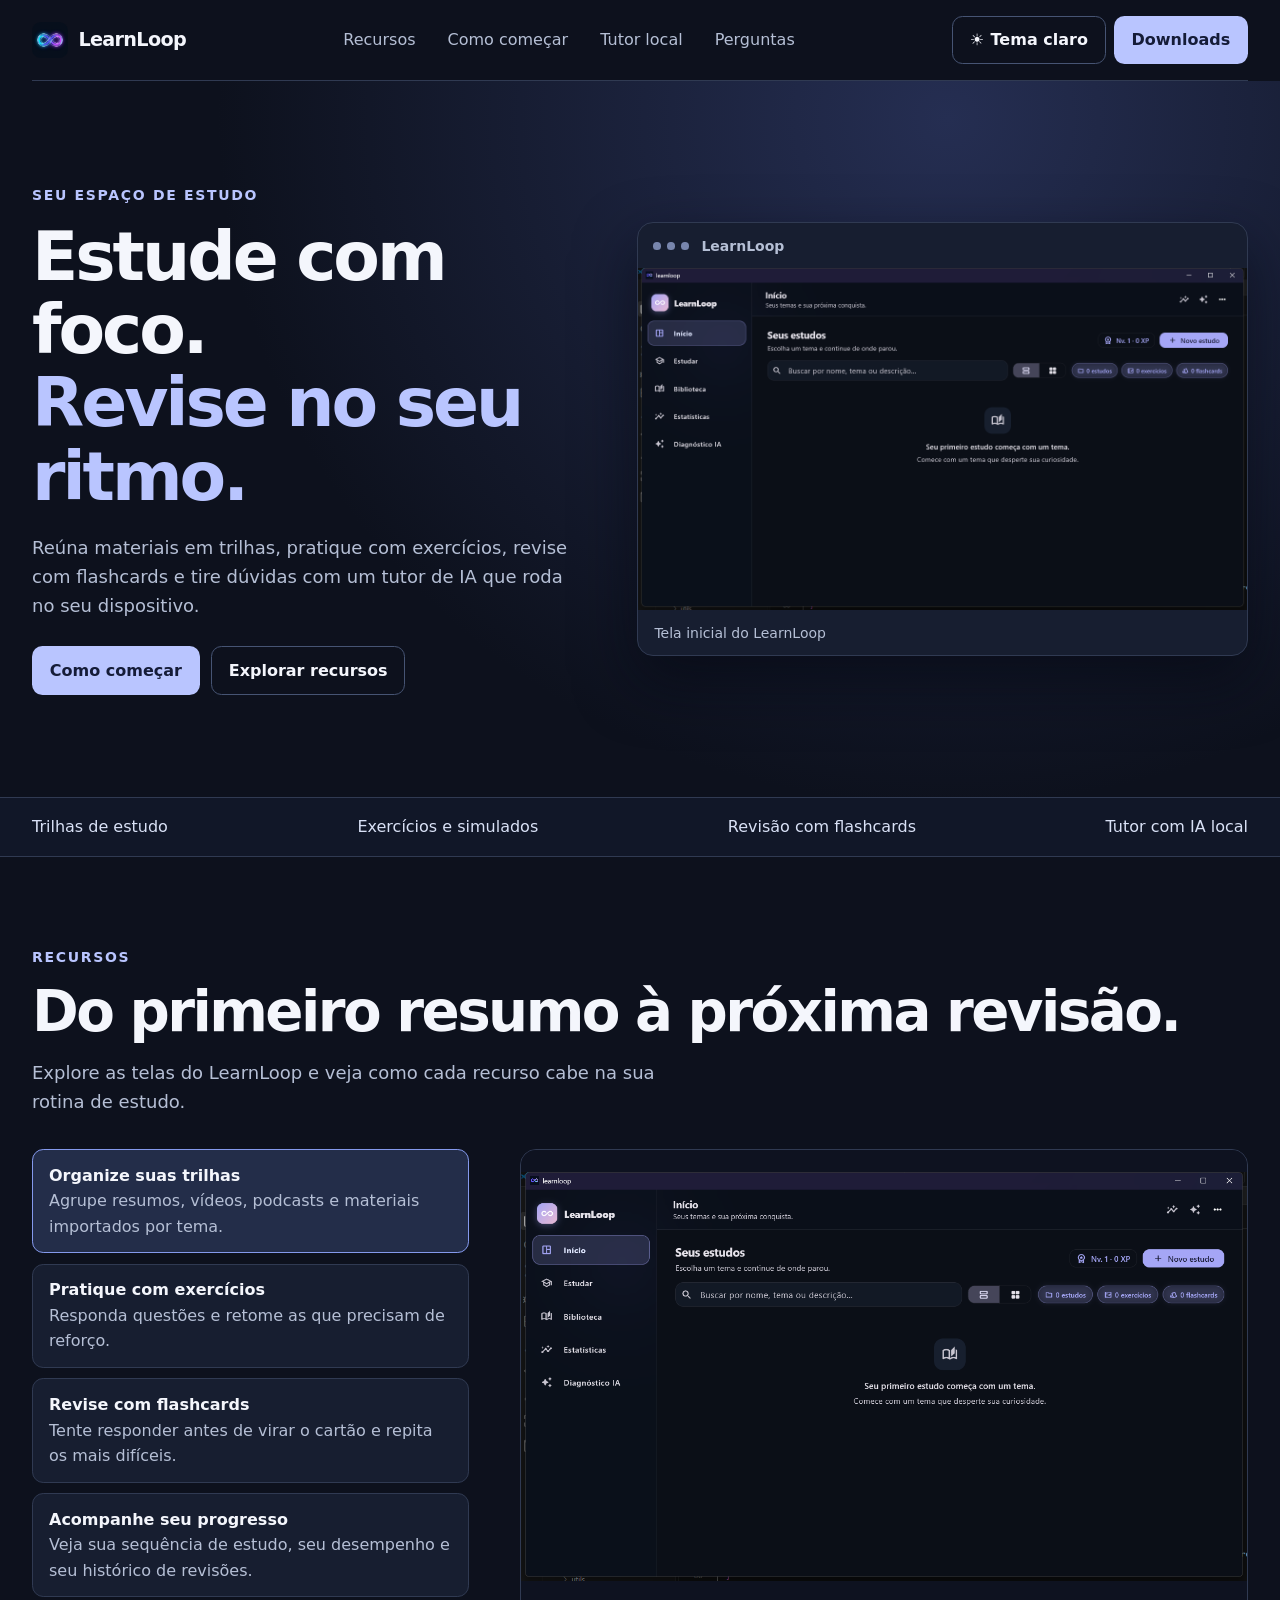
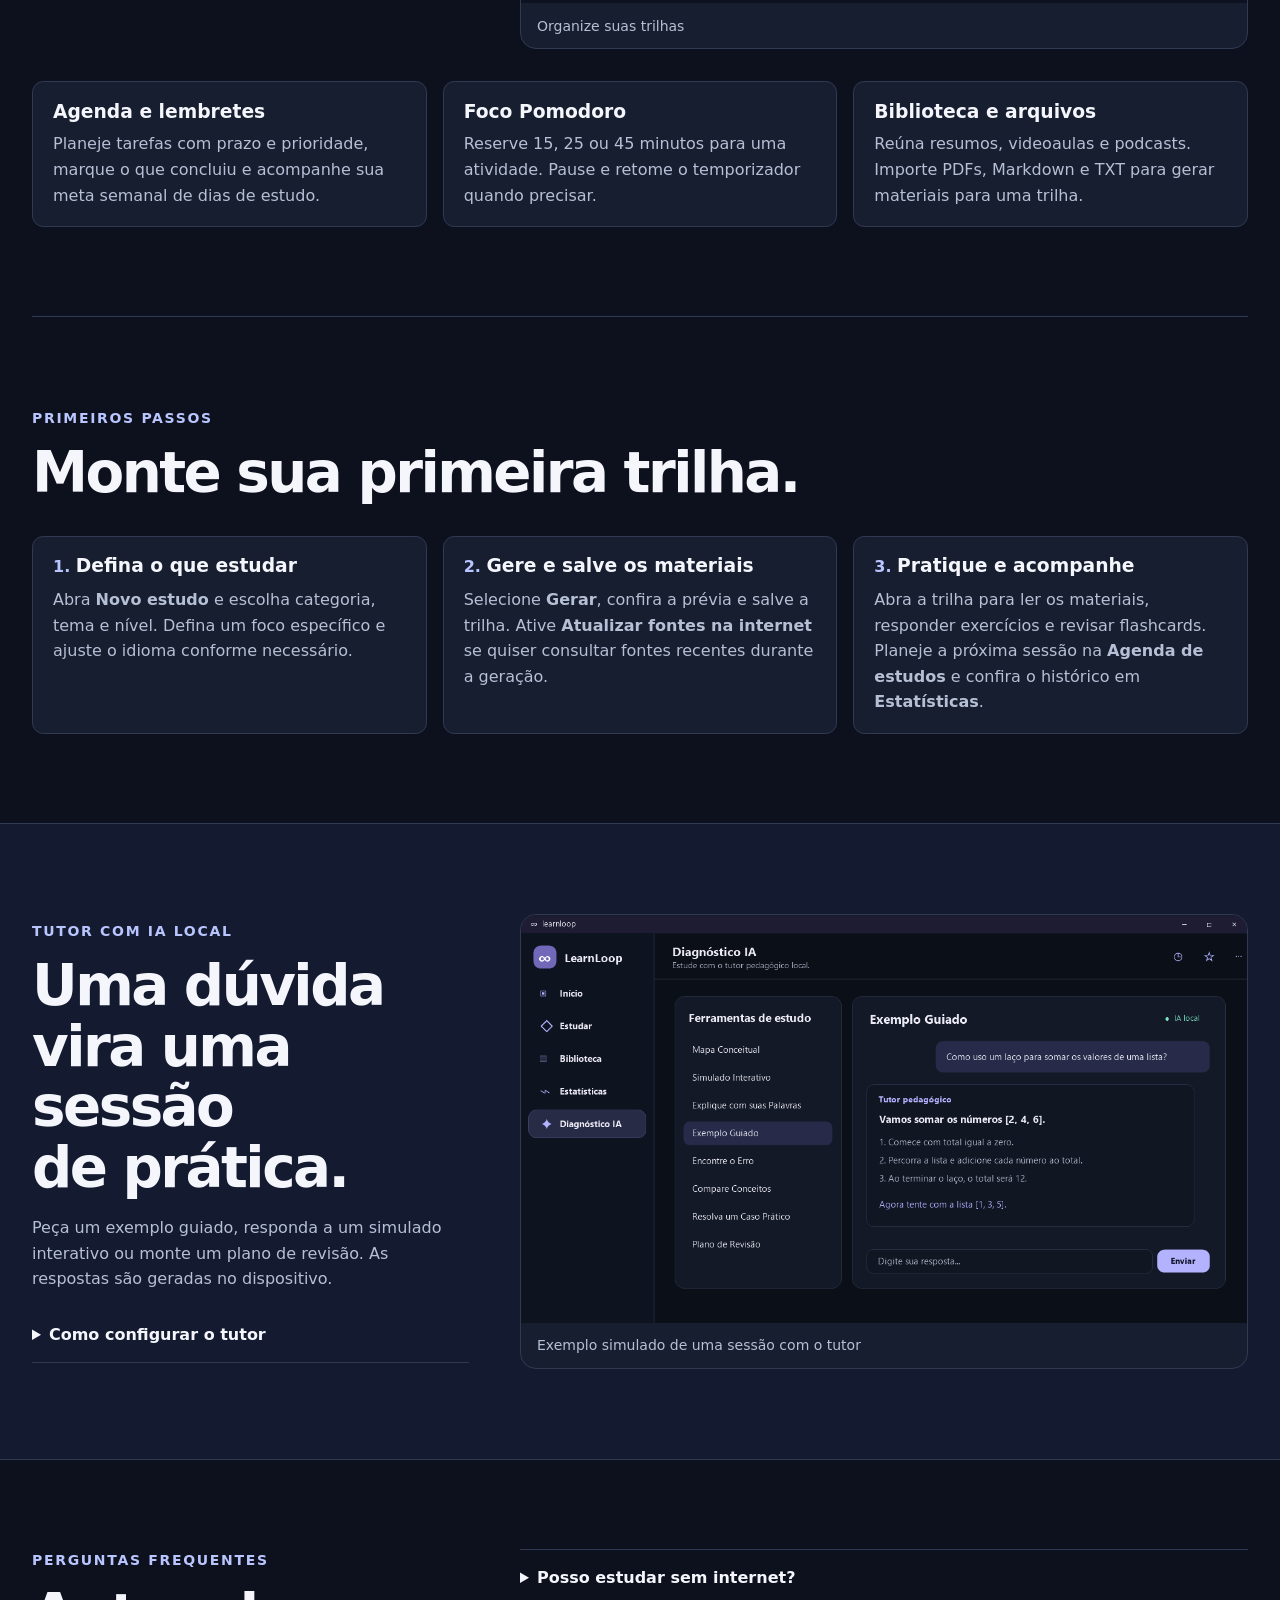
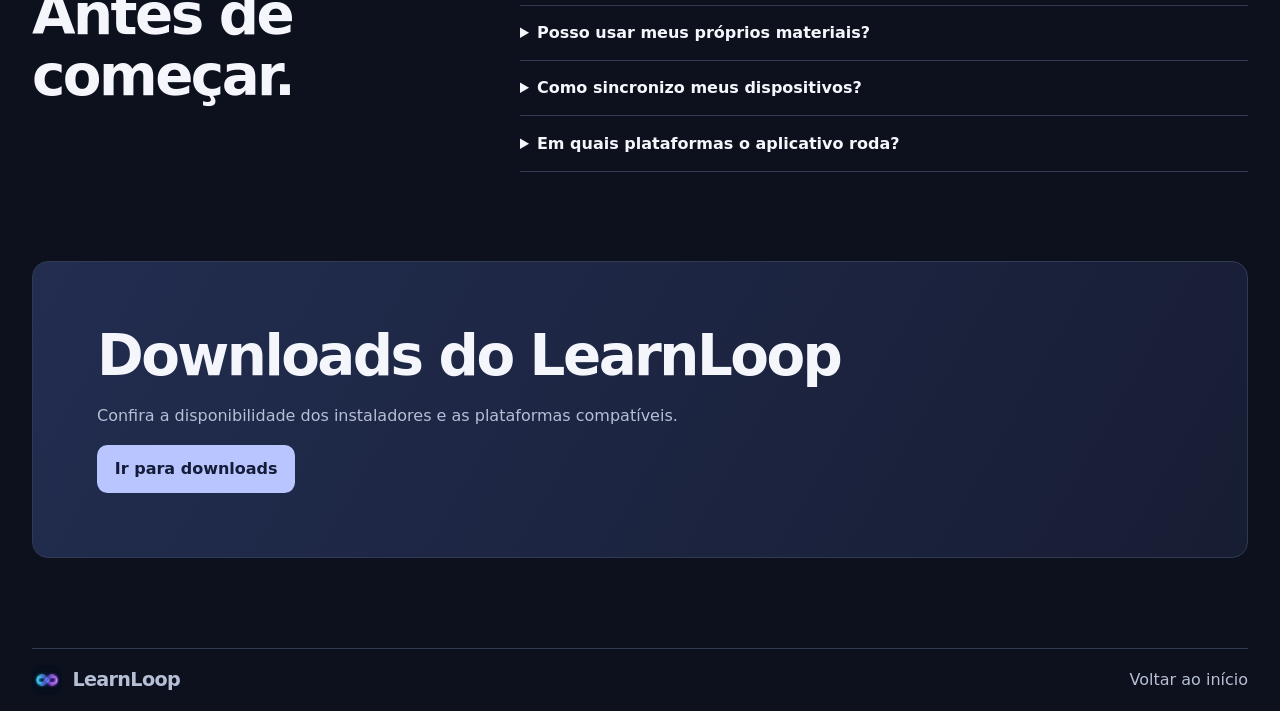
<file: index.html>
<!doctype html>
<html lang="pt-BR">
<head>
  <meta charset="utf-8">
  <meta name="viewport" content="width=device-width, initial-scale=1">
  <meta name="description" content="Organize seus estudos, pratique com exercícios, revise com flashcards e tire dúvidas com um tutor de IA local.">
  <title>LearnLoop | Seu próximo passo nos estudos</title>
  <link rel="icon" href="assets/icon.png">
  <script src="theme.js"></script>
  <link rel="stylesheet" href="style.css">
</head>
<body>
  <a class="skip" href="#conteudo">Ir para o conteúdo</a>
  <header class="top wrap">
    <a class="brand" href="#"><img src="assets/icon.png" alt="" width="36" height="36">LearnLoop</a>
    <nav aria-label="Navegação principal"><a href="#recursos">Recursos</a><a href="#comecar">Como começar</a><a href="#tutor">Tutor local</a><a href="#perguntas">Perguntas</a></nav>
    <div class="header-actions">
      <button class="button outline theme-toggle" type="button" hidden><span class="theme-icon" aria-hidden="true">☀</span><span class="theme-label">Tema claro</span></button>
      <a class="button primary" href="downloads.html">Downloads</a>
    </div>
  </header>
  <main id="conteudo">
    <section class="hero wrap">
      <div class="hero-copy">
        <p class="eyebrow">Seu espaço de estudo</p>
        <h1>Estude com foco.<br><em>Revise no seu ritmo.</em></h1>
        <p>Reúna materiais em trilhas, pratique com exercícios, revise com flashcards e tire dúvidas com um tutor de IA que roda no seu dispositivo.</p>
        <div class="actions"><a class="button primary" href="#comecar">Como começar</a><a class="button outline" href="#recursos">Explorar recursos</a></div>
      </div>
      <figure class="hero-shot">
        <div class="window"><span></span><span></span><span></span><b>LearnLoop</b></div>
        <img src="assets/home-desktop.png" alt="Tela inicial do LearnLoop no desktop, com a navegação lateral e a área de trilhas de estudo">
        <figcaption>Tela inicial do LearnLoop</figcaption>
      </figure>
    </section>
    <div class="strip"><div class="wrap"><span>Trilhas de estudo</span><span>Exercícios e simulados</span><span>Revisão com flashcards</span><span>Tutor com IA local</span></div></div>
    <section class="wrap section" id="recursos">
      <p class="eyebrow">Recursos</p>
      <h2>Do primeiro resumo à próxima revisão.</h2>
      <p class="intro">Explore as telas do LearnLoop e veja como cada recurso cabe na sua rotina de estudo.</p>
      <div class="gallery">
        <div class="choices">
          <button type="button" data-screen="home-desktop" aria-pressed="true"><strong>Organize suas trilhas</strong><span>Agrupe resumos, vídeos, podcasts e materiais importados por tema.</span></button>
          <button type="button" data-screen="simulado-exercicios" aria-pressed="false"><strong>Pratique com exercícios</strong><span>Responda questões e retome as que precisam de reforço.</span></button>
          <button type="button" data-screen="simulado-flashcards" aria-pressed="false"><strong>Revise com flashcards</strong><span>Tente responder antes de virar o cartão e repita os mais difíceis.</span></button>
          <button type="button" data-screen="simulado-estatisticas" aria-pressed="false"><strong>Acompanhe seu progresso</strong><span>Veja sua sequência de estudo, seu desempenho e seu histórico de revisões.</span></button>
        </div>
        <figure class="gallery-shot"><img id="screen" src="assets/home-desktop.png" alt="Tela inicial do LearnLoop" loading="lazy"><figcaption id="screen-caption" aria-live="polite">Organize suas trilhas</figcaption></figure>
      </div>
      <div class="feature-grid">
        <article><h3>Agenda e lembretes</h3><p>Planeje tarefas com prazo e prioridade, marque o que concluiu e acompanhe sua meta semanal de dias de estudo.</p></article>
        <article><h3>Foco Pomodoro</h3><p>Reserve 15, 25 ou 45 minutos para uma atividade. Pause e retome o temporizador quando precisar.</p></article>
        <article><h3>Biblioteca e arquivos</h3><p>Reúna resumos, videoaulas e podcasts. Importe PDFs, Markdown e TXT para gerar materiais para uma trilha.</p></article>
      </div>
    </section>
    <section class="wrap section guide" id="comecar">
      <p class="eyebrow">Primeiros passos</p>
      <h2>Monte sua primeira trilha.</h2>
      <ol class="steps">
        <li><h3>Defina o que estudar</h3><p>Abra <strong>Novo estudo</strong> e escolha categoria, tema e nível. Defina um foco específico e ajuste o idioma conforme necessário.</p></li>
        <li><h3>Gere e salve os materiais</h3><p>Selecione <strong>Gerar</strong>, confira a prévia e salve a trilha. Ative <strong>Atualizar fontes na internet</strong> se quiser consultar fontes recentes durante a geração.</p></li>
        <li><h3>Pratique e acompanhe</h3><p>Abra a trilha para ler os materiais, responder exercícios e revisar flashcards. Planeje a próxima sessão na <strong>Agenda de estudos</strong> e confira o histórico em <strong>Estatísticas</strong>.</p></li>
      </ol>
    </section>
    <section class="tutor" id="tutor">
      <div class="wrap section tutor-grid">
        <div><p class="eyebrow">Tutor com IA local</p><h2>Uma dúvida vira uma sessão de prática.</h2><p>Peça um exemplo guiado, responda a um simulado interativo ou monte um plano de revisão. As respostas são geradas no dispositivo.</p><details><summary>Como configurar o tutor</summary><ol><li>Em <strong>Diagnóstico IA</strong>, abra <strong>Configurações da IA</strong>.</li><li>Use <strong>Baixar Modelo Agora</strong> para baixar o Gemma 4 E2B ou vincule um arquivo <code>.litertlm</code> compatível.</li><li>Selecione <strong>Abrir Tutor Chat</strong> e escolha o tema ou material que quer estudar.</li></ol></details></div>
        <figure><img src="assets/simulado-tutor-ia.png" alt="Tela simulada do tutor do LearnLoop apresentando um exemplo guiado" loading="lazy"><figcaption>Exemplo simulado de uma sessão com o tutor</figcaption></figure>
      </div>
    </section>
    <section class="wrap section faq" id="perguntas">
      <div><p class="eyebrow">Perguntas frequentes</p><h2>Antes de começar.</h2></div>
      <div>
        <details><summary>Posso estudar sem internet?</summary><p>Sim. Trilhas salvas, resumos locais, exercícios, flashcards e sessões de foco funcionam offline. O tutor requer um modelo já baixado ou vinculado. Busca de materiais e reprodução de mídia remota precisam de conexão.</p></details>
        <details><summary>Posso usar meus próprios materiais?</summary><p>Você pode importar PDFs com texto, arquivos Markdown ou TXT de até 25 MiB. PDFs digitalizados precisam de OCR antes da importação.</p></details>
        <details><summary>Como sincronizo meus dispositivos?</summary><p>Conecte os dois dispositivos à mesma rede e mantenha o LearnLoop aberto em ambos. Em <strong>Configurações</strong>, escolha <strong>Dispositivo principal</strong> e ative a sincronização. No segundo aparelho, use <strong>Conectar a outro dispositivo</strong> e informe o IP local e o código exibidos no primeiro.</p><p>A sincronização troca trilhas, materiais compatíveis e progresso. Use uma rede de confiança, pois a transferência usa HTTP sem criptografia.</p></details>
        <details><summary>Em quais plataformas o aplicativo roda?</summary><p>O projeto tem versões para Android 11 ou superior, Windows, Linux, macOS e iOS. A disponibilidade dos arquivos depende da versão publicada. O motor de IA local tem requisitos próprios de arquitetura e hardware.</p></details>
      </div>
    </section>
    <section class="wrap section" id="downloads">
      <div class="cta"><h2>Downloads do LearnLoop</h2><p>Confira a disponibilidade dos instaladores e as plataformas compatíveis.</p><a class="button primary" href="downloads.html">Ir para downloads</a></div>
    </section>
  </main>
  <footer class="wrap footer"><a class="brand" href="#"><img src="assets/icon.png" alt="" width="30" height="30">LearnLoop</a><a href="#conteudo">Voltar ao início</a></footer>
  <script src="gallery.js"></script>
</body>
</html>
</file>
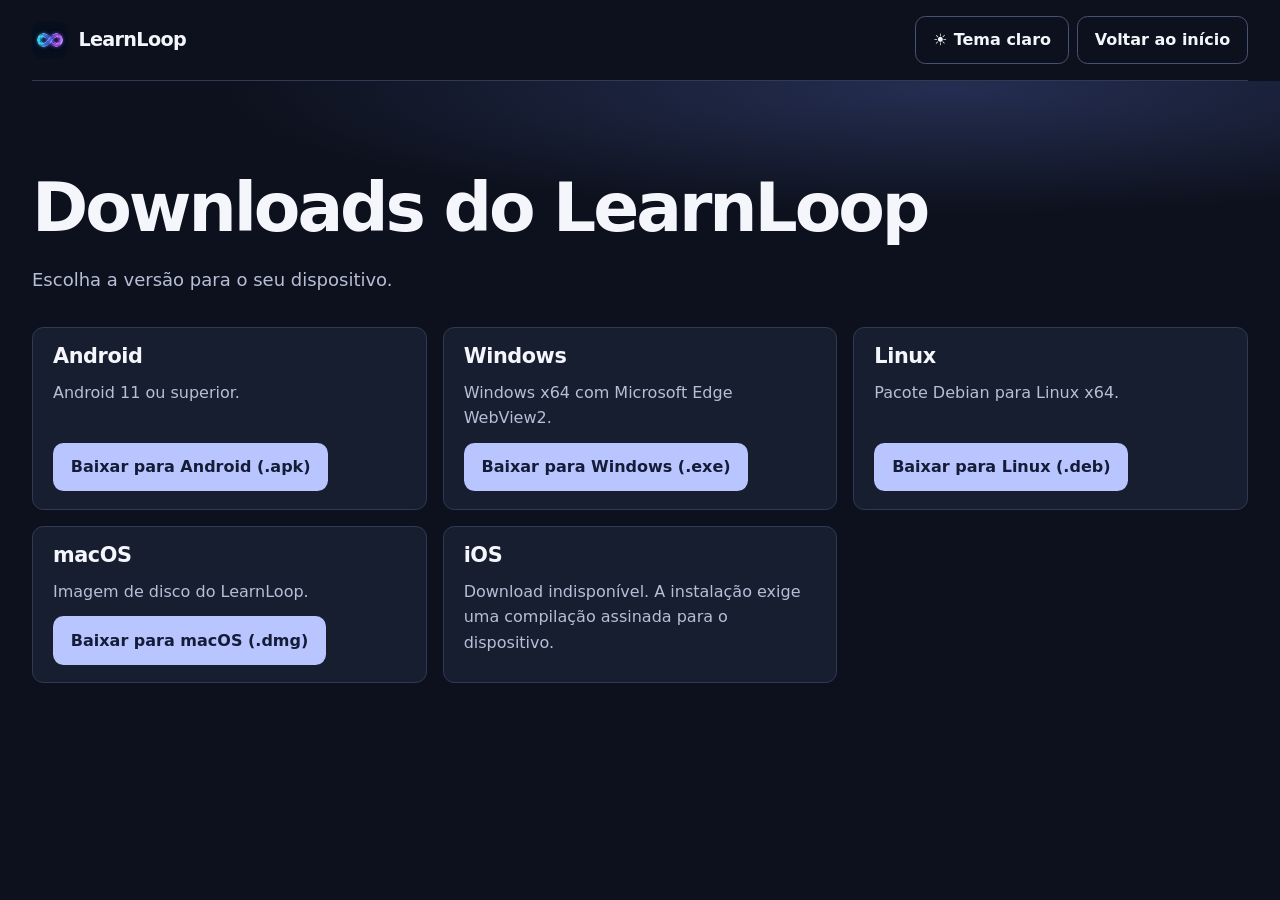
<file: downloads.html>
<!doctype html>
<html lang="pt-BR">
<head>
  <meta charset="utf-8">
  <meta name="viewport" content="width=device-width, initial-scale=1">
  <meta name="description" content="Disponibilidade de instaladores e plataformas compatíveis com o LearnLoop.">
  <title>Downloads | LearnLoop</title>
  <link rel="icon" href="assets/icon.png">
  <script src="theme.js"></script>
  <link rel="stylesheet" href="style.css">
</head>
<body>
  <a class="skip" href="#conteudo">Ir para o conteúdo</a>
  <header class="top wrap">
    <a class="brand" href="index.html"><img src="assets/icon.png" alt="" width="36" height="36">LearnLoop</a>
    <div class="header-actions">
      <button class="button outline theme-toggle" type="button" hidden><span class="theme-icon" aria-hidden="true">☀</span><span class="theme-label">Tema claro</span></button>
      <a class="button outline" href="index.html">Voltar ao início</a>
    </div>
  </header>
  <main id="conteudo">
    <section class="wrap section">
      <h1>Downloads do LearnLoop</h1>
      <p class="intro">Escolha a versão para o seu dispositivo.</p>
      <div class="feature-grid download-grid">
        <article>
          <h2>Android</h2>
          <p>Android 11 ou superior.</p>
          <a class="button primary" href="AppFiles/LearnLoop.apk" download>Baixar para Android (.apk)</a>
        </article>
        <article>
          <h2>Windows</h2>
          <p>Windows x64 com Microsoft Edge WebView2.</p>
          <a class="button primary" href="AppFiles/LearnLoop-Setup.exe" download>Baixar para Windows (.exe)</a>
        </article>
        <article>
          <h2>Linux</h2>
          <p>Pacote Debian para Linux x64.</p>
          <a class="button primary" href="AppFiles/LearnLoop.deb" download>Baixar para Linux (.deb)</a>
        </article>
        <article>
          <h2>macOS</h2>
          <p>Imagem de disco do LearnLoop.</p>
          <a class="button primary" href="AppFiles/LearnLoop.dmg" download>Baixar para macOS (.dmg)</a>
        </article>
        <article>
          <h2>iOS</h2>
          <p>Download indisponível. A instalação exige uma compilação assinada para o dispositivo.</p>
        </article>
      </div>
    </section>
  </main>
</body>
</html>
</file>
<file: style.css>
:root {
  color-scheme: dark;
  --ink: #f4f6fc;
  --muted: #b5bfd5;
  --bg: #0d111d;
  --panel: #171e30;
  --edge: #303a52;
  --accent: #b9c5ff;
  font-family: "Aptos", "Segoe UI", system-ui, sans-serif;
  line-height: 1.6;
}
*, *::before, *::after { box-sizing: border-box; }
body { margin: 0; background: var(--bg); color: var(--ink); }
a { color: inherit; text-decoration: none; }
a:hover { color: var(--accent); }
button { font: inherit; }
:focus-visible { outline: 3px solid var(--accent); outline-offset: 4px; }
img { display: block; max-width: 100%; height: auto; }
figure { margin: 0; min-width: 0; }
figcaption { padding: .7rem 1rem; color: var(--muted); font-size: .875rem; }
h1, h2, p { margin-top: 0; }
h1, h2 { line-height: 1.08; letter-spacing: -.045em; text-wrap: balance; }
h1 { font-size: clamp(2.8rem, 5.3vw, 5.2rem); margin-bottom: 1.35rem; }
h1 em { color: var(--accent); font-style: normal; }
h2 { font-size: clamp(2.15rem, 4.4vw, 3.75rem); margin-bottom: 1rem; }
p { color: var(--muted); }
.wrap { width: min(100% - 3rem, 76rem); margin-inline: auto; }
.skip { position: fixed; top: .75rem; left: .75rem; transform: translateY(-180%); z-index: 2; background: var(--bg); padding: .75rem; }
.skip:focus { transform: none; }
.top, .footer { display: flex; align-items: center; justify-content: space-between; gap: 1rem; padding-block: 1rem; }
.top { border-bottom: 1px solid var(--edge); }
.header-actions { display: flex; flex-wrap: wrap; gap: .5rem; }
.theme-toggle { color: var(--ink); background: transparent; gap: .4rem; cursor: pointer; }
.theme-toggle[hidden] { display: none; }
[data-theme="light"] .theme-toggle { background: var(--panel); }
.brand { display: inline-flex; align-items: center; gap: .65rem; font-weight: 750; font-size: 1.2rem; letter-spacing: -.035em; }
.brand img { border-radius: .55rem; }
nav { display: flex; flex-wrap: wrap; gap: clamp(.75rem, 3vw, 2rem); color: var(--muted); }
.button { display: inline-flex; align-items: center; justify-content: center; border: 1px solid transparent; border-radius: .65rem; padding: .65rem 1.05rem; font-weight: 700; text-align: center; }
.button.outline { border-color: #465473; }
.button.outline:hover { background: var(--panel); }
.button.primary { background: var(--accent); color: #151c38; }
.button.primary:hover { background: #d8dfff; }
.actions { display: flex; flex-wrap: wrap; gap: .7rem; }
.hero { display: grid; grid-template-columns: .94fr 1.06fr; align-items: center; gap: clamp(1.5rem, 5vw, 5rem); padding-block: clamp(3rem, 8vw, 7rem); }
main { background: radial-gradient(ellipse 75% 24% at 74% 1%, #252e52, transparent 76%); }
.hero-copy > p:not(.eyebrow), .intro { font-size: 1.125rem; max-width: 40rem; }
.hero-copy > p:not(.eyebrow) { margin-bottom: 1.6rem; }
.eyebrow { text-transform: uppercase; color: var(--accent); letter-spacing: .12em; font-size: .875rem; font-weight: 750; margin-bottom: .85rem; }
.hero-shot, .gallery-shot, .tutor figure { background: var(--panel); border: 1px solid var(--edge); border-radius: 1rem; overflow: hidden; }
.hero-shot { box-shadow: 0 24px 60px #050812a0; }
.window { display: flex; align-items: center; gap: .4rem; padding: .7rem .9rem; color: var(--muted); }
.window span { border-radius: 50%; width: .48rem; height: .48rem; background: #7886ad; }
.window b { margin-inline-start: .4rem; font-size: .875rem; }
.strip { border-block: 1px solid var(--edge); background: #111728; }
.strip .wrap { display: flex; flex-wrap: wrap; justify-content: space-between; gap: .65rem 1.5rem; padding-block: 1rem; color: #d9e1f6; }
.section { padding-block: clamp(3rem, 7vw, 6rem); }
.gallery, .tutor-grid, .faq { display: grid; grid-template-columns: .75fr 1.25fr; align-items: start; gap: clamp(1.25rem, 4vw, 3.5rem); }
.gallery { margin-top: 2rem; }
.feature-grid, .steps { display: grid; grid-template-columns: repeat(3, minmax(0, 1fr)); gap: 1rem; margin: 2rem 0 0; }
.feature-grid article, .steps li { padding: 1.1rem 1.25rem; border: 1px solid var(--edge); border-radius: .7rem; background: var(--panel); }
.feature-grid h3, .steps h3 { margin: 0 0 .45rem; line-height: 1.3; }
.feature-grid p, .steps p { margin: 0; }
.download-grid article { display: flex; flex-direction: column; align-items: flex-start; gap: .75rem; }
.download-grid h2 { font-size: 1.3rem; letter-spacing: -.02em; margin: 0; }
.download-grid .button { margin-top: auto; }
.guide { border-top: 1px solid var(--edge); }
.steps { padding: 0; list-style-position: inside; }
.steps li::marker { color: var(--accent); font-weight: 750; }
.steps li h3 { display: inline; }
.steps li p, .tutor details li + li { margin-top: .45rem; }
.tutor details ol { margin-bottom: 0; padding-left: 1.25rem; }
.choices { display: grid; gap: .65rem; }
.choices button { text-align: left; color: var(--ink); border: 1px solid var(--edge); background: var(--panel); border-radius: .7rem; padding: .8rem 1rem; cursor: pointer; }
.choices button[aria-pressed="true"], .choices button:hover { background: #232d49; border-color: #8499ec; }
.choices strong, .choices span { display: block; }
.choices span { color: var(--muted); }
.gallery-shot img, .tutor img, .hero-shot img { width: 100%; }
.gallery-shot img { aspect-ratio: 16 / 10; object-fit: contain; background: #0e1220; }
.tutor { background: #141b30; border-block: 1px solid var(--edge); }
.tutor-grid { align-items: center; }
.tutor p:last-child, .cta p:last-child { margin-bottom: 0; }
details { padding: .9rem 0; border-bottom: 1px solid var(--edge); }
details:first-child { border-top: 1px solid var(--edge); }
details p { margin: .65rem 0 0; }
summary { cursor: pointer; font-weight: 700; }
.faq { padding-bottom: 0; }
.cta { border: 1px solid var(--edge); border-radius: 1rem; background: linear-gradient(120deg, #222d50, #171d33); padding: clamp(1.35rem, 5vw, 4rem); }
.footer { border-top: 1px solid var(--edge); color: var(--muted); }
:root[data-theme="light"] {
  color-scheme: light;
  --ink: #192237;
  --muted: #4d586f;
  --bg: #fff;
  --panel: #f5f7fd;
  --edge: #d9e0ef;
  --accent: #394c9d;
}
[data-theme="light"] main { background: radial-gradient(ellipse 75% 24% at 74% 1%, #eef2ff, transparent 76%); }
[data-theme="light"] .button.outline { border-color: #aab6d0; }
[data-theme="light"] .button.primary { color: #fff; }
[data-theme="light"] .button.primary:hover { background: #2f4088; }
[data-theme="light"] .hero-shot { box-shadow: 0 20px 48px #26355b20; }
[data-theme="light"] .strip, [data-theme="light"] .tutor { background: #f5f7fd; }
[data-theme="light"] .strip .wrap { color: var(--ink); }
[data-theme="light"] .gallery-shot img { background: #eef1f8; }
[data-theme="light"] .choices button:is([aria-pressed="true"], :hover) { background: #edf1ff; border-color: #6579c1; }
[data-theme="light"] .cta { background: linear-gradient(120deg, #edf1ff, #fafbff); }
@media (max-width: 53rem) {
  .hero, .gallery, .tutor-grid, .faq { grid-template-columns: minmax(0, 1fr); }
  .feature-grid, .steps { grid-template-columns: minmax(0, 1fr); }
  .top nav { order: 3; flex-basis: 100%; }
  .top { flex-wrap: wrap; }
}
@media (max-width: 30rem) {
  .wrap { width: calc(100% - 1.75rem); }
  .strip .wrap { display: grid; grid-template-columns: repeat(2, minmax(0, 1fr)); }
}
</file>
